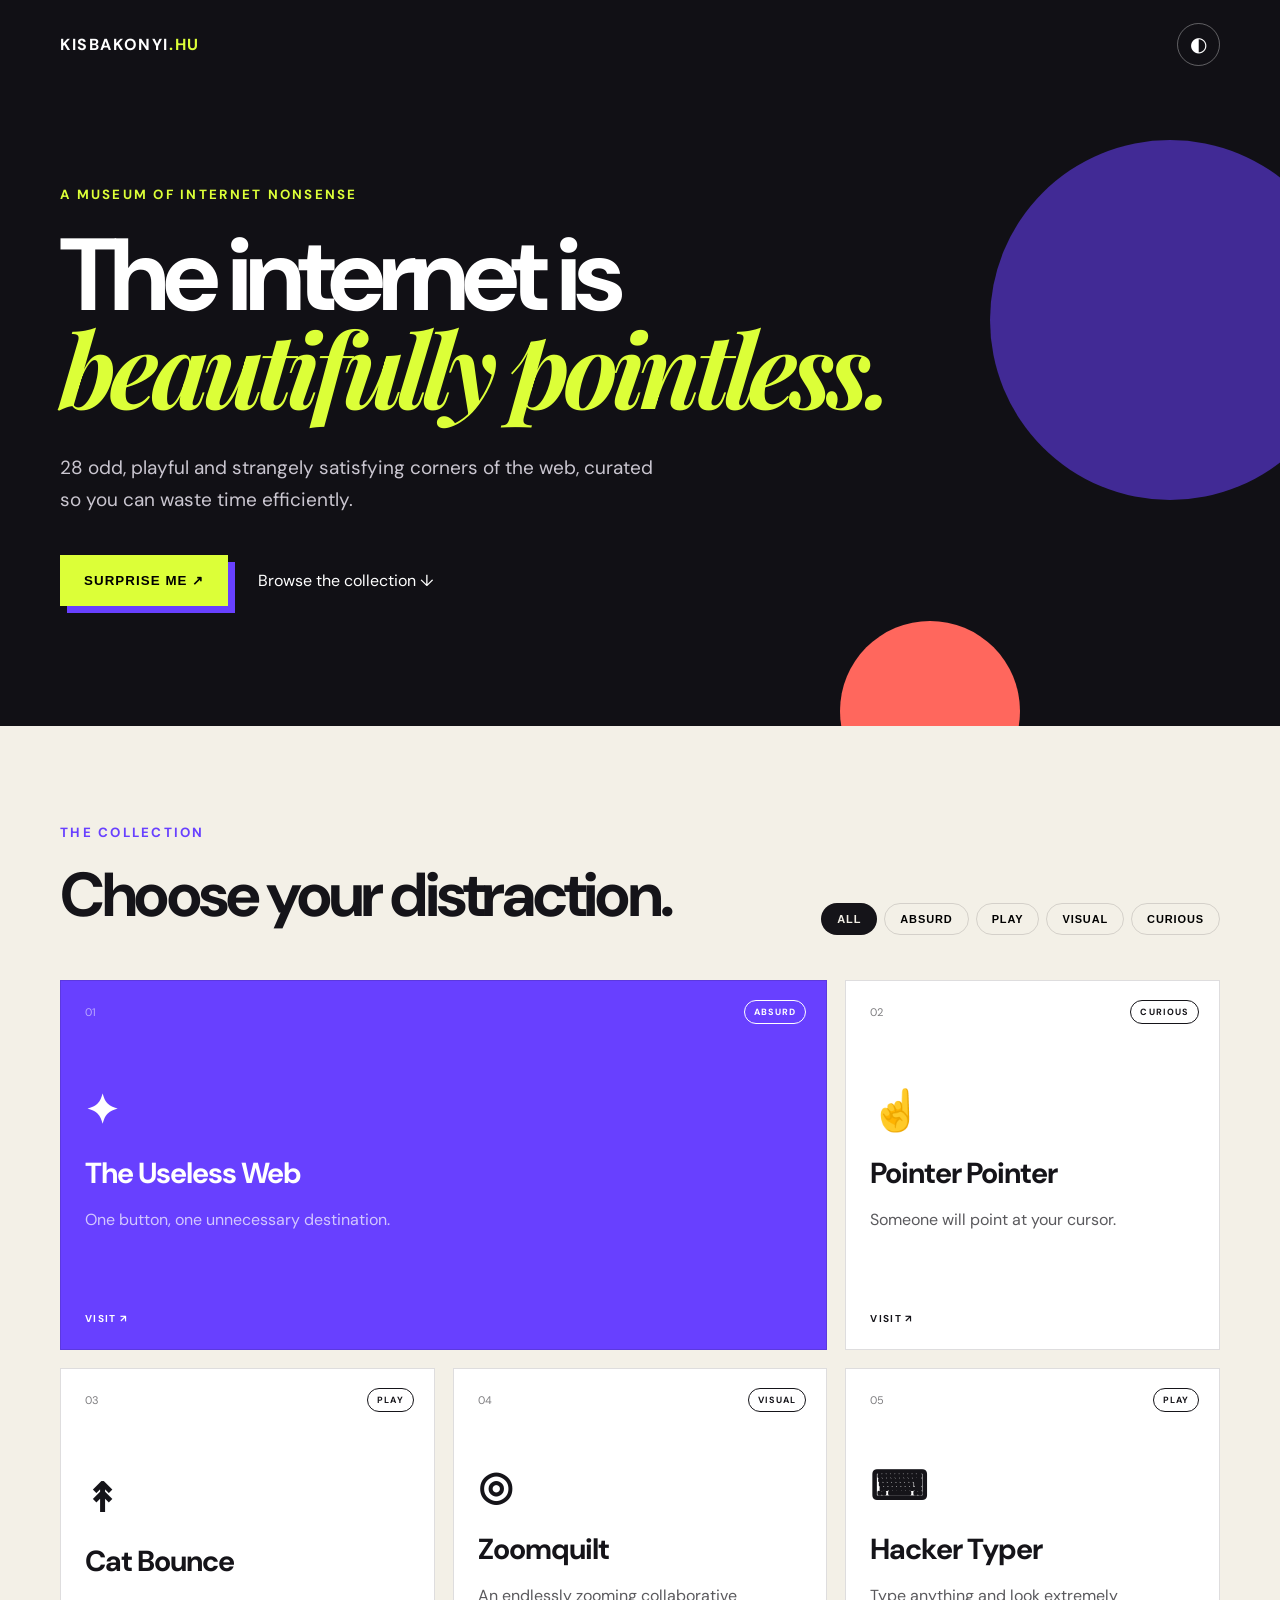
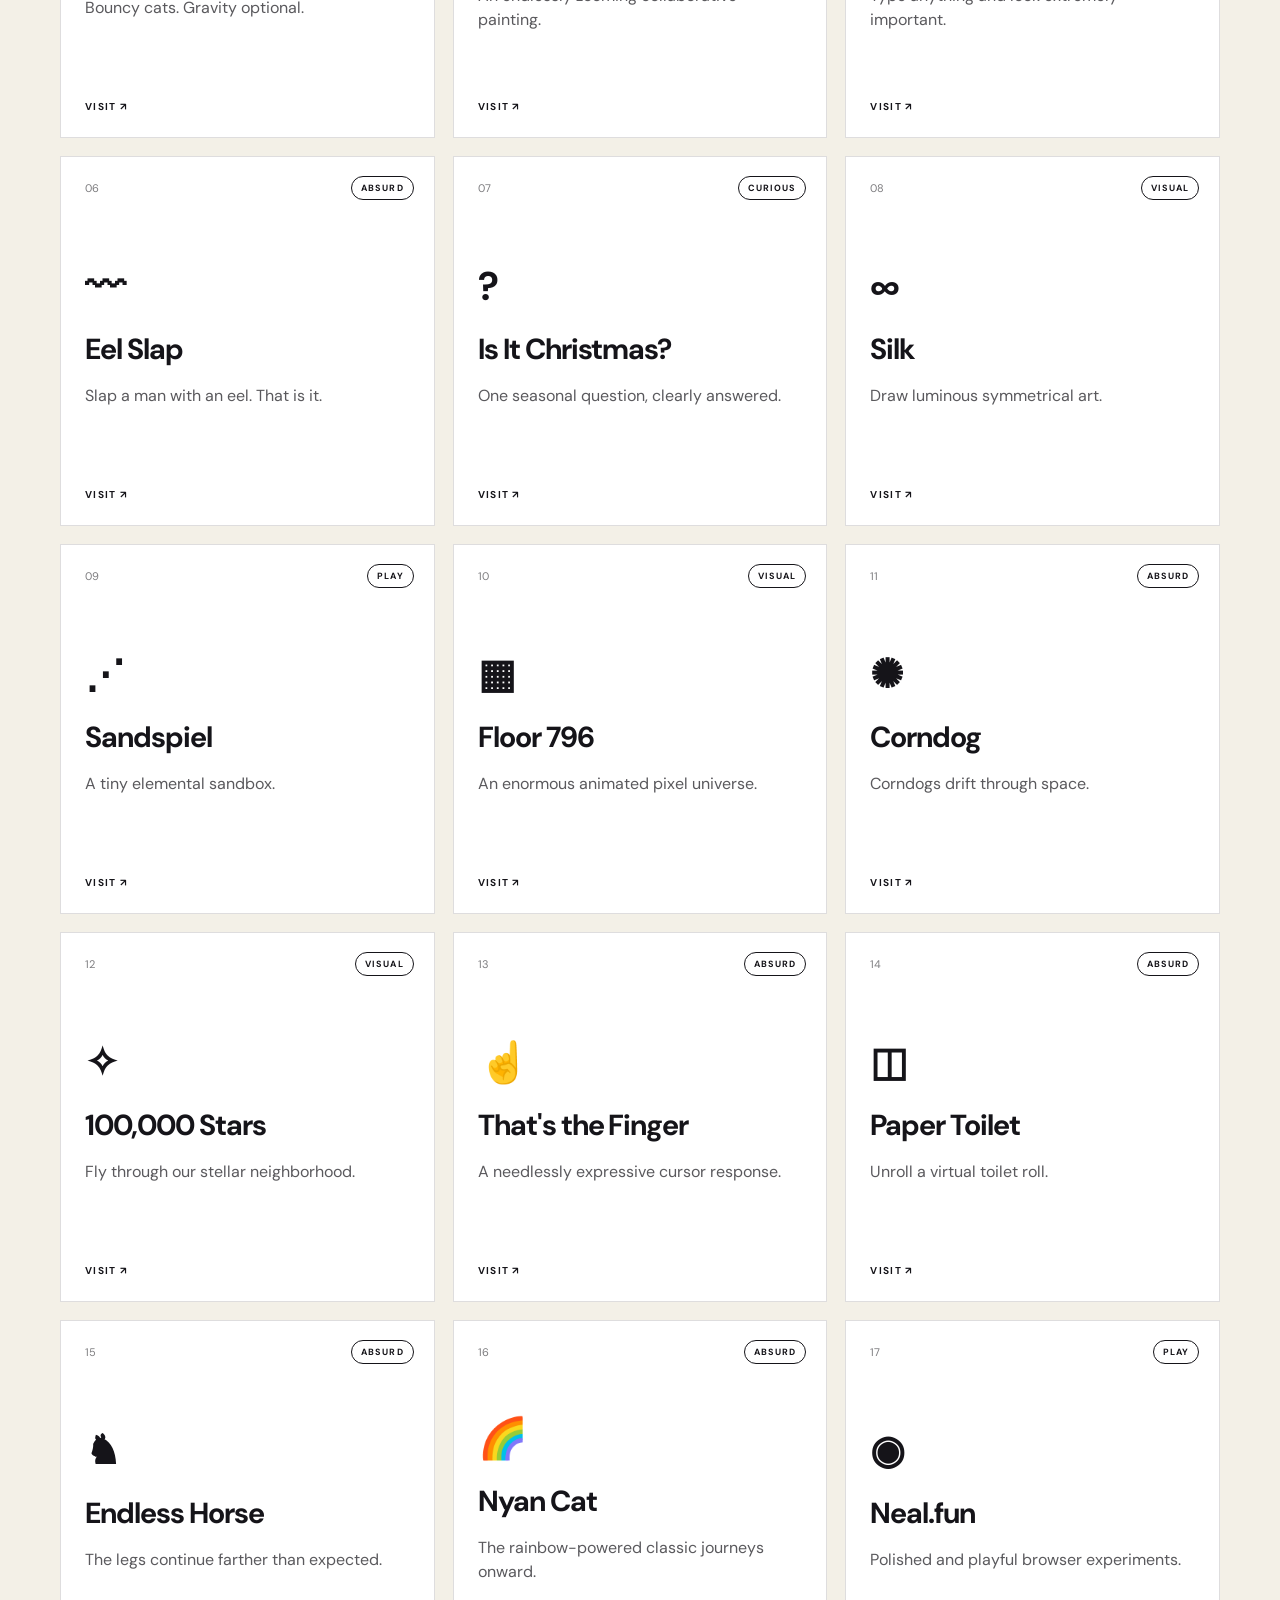
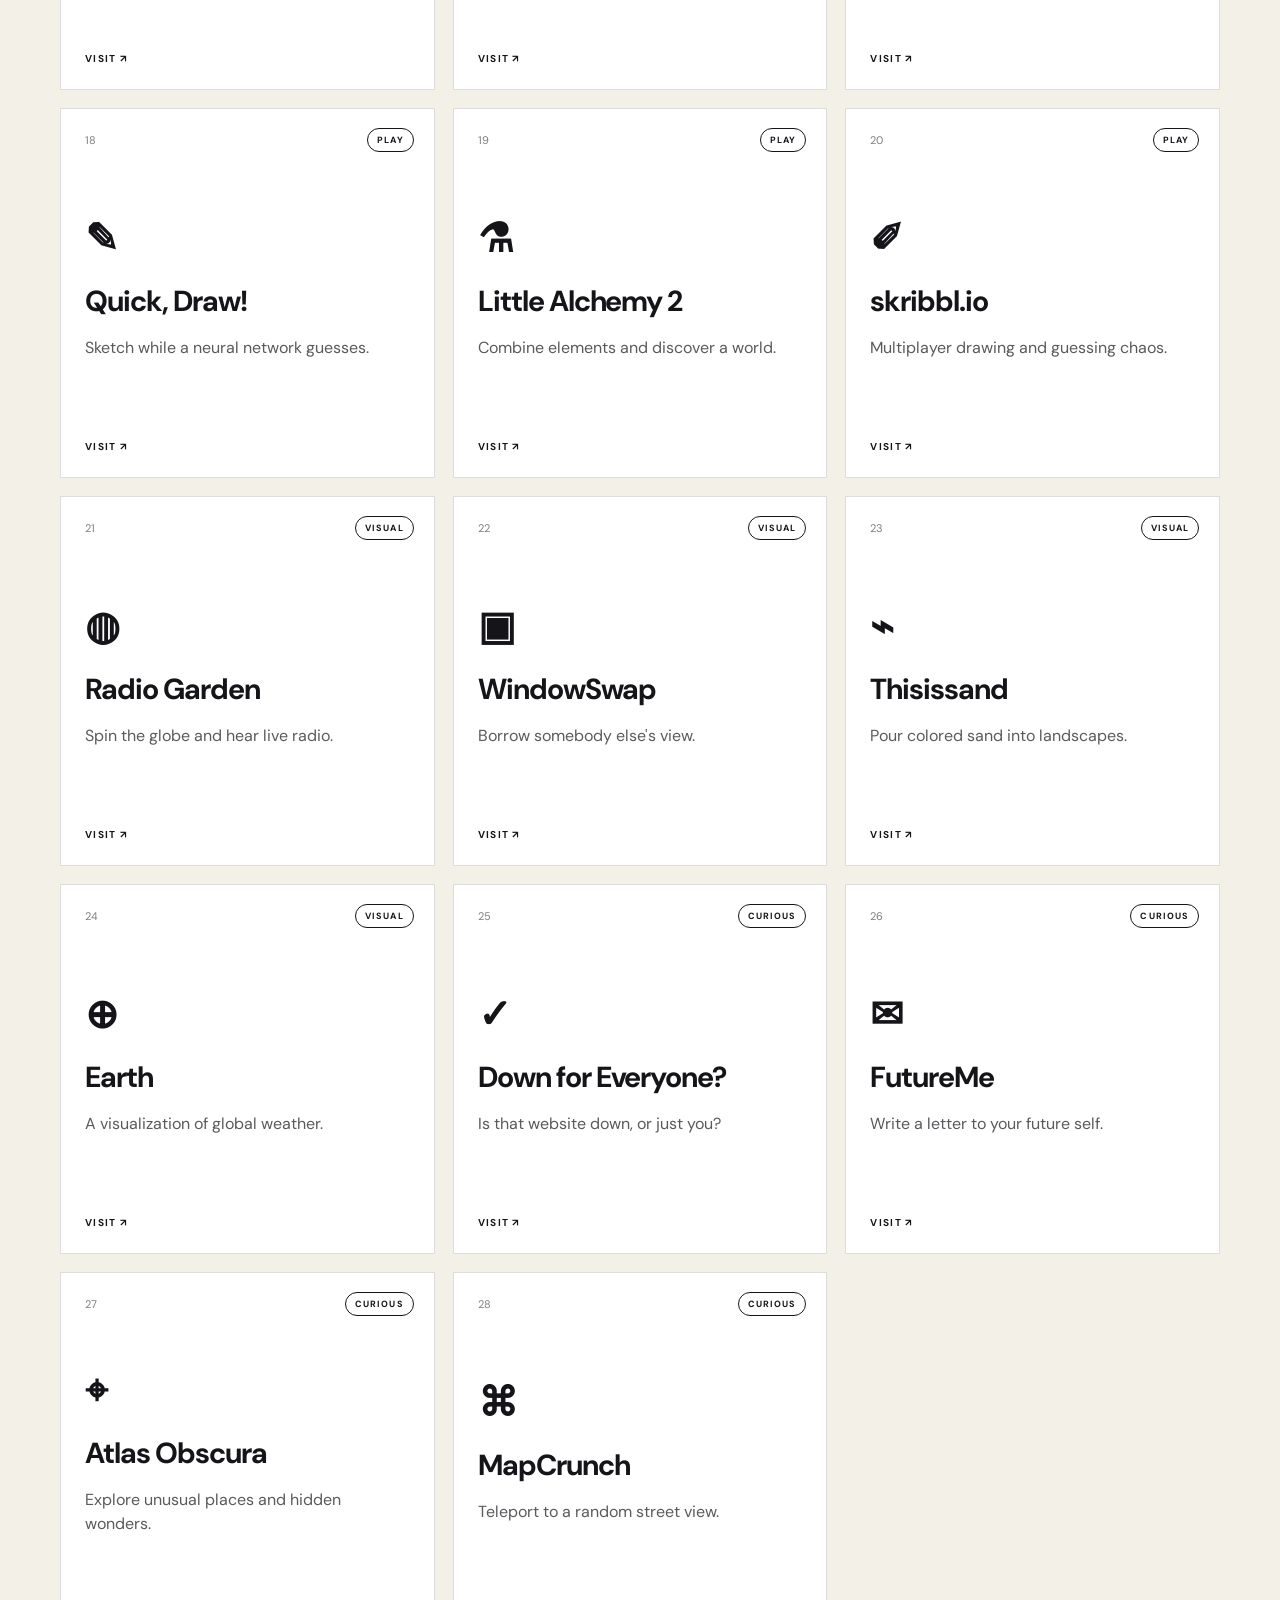
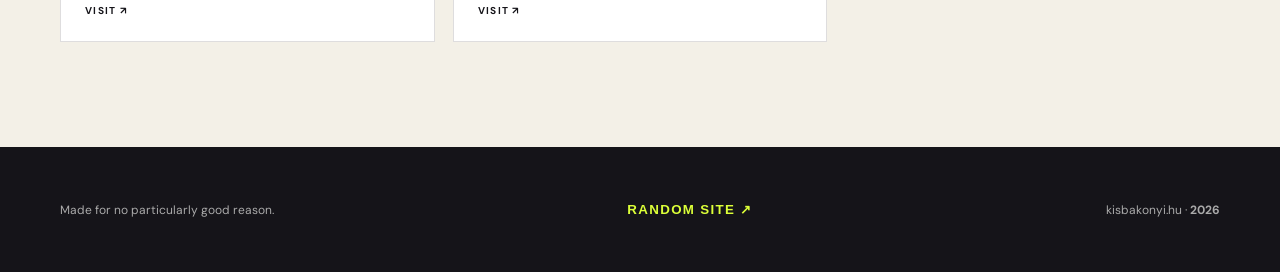
<file: index.html>
<!doctype html><html lang="en"><head><meta charset="utf-8"><meta name="viewport" content="width=device-width,initial-scale=1"><meta name="description" content="A curated museum of internet nonsense."><title>Internet Nonsense · kisbakonyi.hu</title><link rel="stylesheet" href="style.css"><script src="script.js" defer></script></head><body><header><nav class="wrap"><a class="brand" href="#top">KISBAKONYI<span>.HU</span></a><button id="theme" aria-label="Toggle theme">◐</button></nav><div class="hero wrap" id="top"><small>A MUSEUM OF INTERNET NONSENSE</small><h1>The internet is<br><em>beautifully pointless.</em></h1><p>28 odd, playful and strangely satisfying corners of the web, curated so you can waste time efficiently.</p><div class="actions"><button class="primary random">Surprise me ↗</button><a href="#collection">Browse the collection ↓</a></div></div><i class="orb one"></i><i class="orb two"></i></header><main class="wrap" id="collection"><section class="toolbar"><div><small>THE COLLECTION</small><h2>Choose your distraction.</h2></div><div class="filters"><button class="filter active" data-filter="all">All</button><button class="filter" data-filter="absurd">Absurd</button><button class="filter" data-filter="play">Play</button><button class="filter" data-filter="visual">Visual</button><button class="filter" data-filter="curious">Curious</button></div></section><section class="grid"><a class="card featured" data-category="absurd" href="https://theuselessweb.com/" target="_blank" rel="noopener noreferrer"><span class="num">01</span><span class="tag">absurd</span><div><b class="icon">✦</b><h3>The Useless Web</h3><p>One button, one unnecessary destination.</p></div><span class="visit">VISIT ↗</span></a>
<a class="card" data-category="curious" href="https://pointerpointer.com/" target="_blank" rel="noopener noreferrer"><span class="num">02</span><span class="tag">curious</span><div><b class="icon">☝</b><h3>Pointer Pointer</h3><p>Someone will point at your cursor.</p></div><span class="visit">VISIT ↗</span></a>
<a class="card" data-category="play" href="https://cat-bounce.com/" target="_blank" rel="noopener noreferrer"><span class="num">03</span><span class="tag">play</span><div><b class="icon">↟</b><h3>Cat Bounce</h3><p>Bouncy cats. Gravity optional.</p></div><span class="visit">VISIT ↗</span></a>
<a class="card" data-category="visual" href="https://zoomquilt.org/" target="_blank" rel="noopener noreferrer"><span class="num">04</span><span class="tag">visual</span><div><b class="icon">◎</b><h3>Zoomquilt</h3><p>An endlessly zooming collaborative painting.</p></div><span class="visit">VISIT ↗</span></a>
<a class="card" data-category="play" href="https://hackertyper.net/" target="_blank" rel="noopener noreferrer"><span class="num">05</span><span class="tag">play</span><div><b class="icon">⌨</b><h3>Hacker Typer</h3><p>Type anything and look extremely important.</p></div><span class="visit">VISIT ↗</span></a>
<a class="card" data-category="absurd" href="https://eelslap.com/" target="_blank" rel="noopener noreferrer"><span class="num">06</span><span class="tag">absurd</span><div><b class="icon">〰</b><h3>Eel Slap</h3><p>Slap a man with an eel. That is it.</p></div><span class="visit">VISIT ↗</span></a>
<a class="card" data-category="curious" href="https://isitchristmas.com/" target="_blank" rel="noopener noreferrer"><span class="num">07</span><span class="tag">curious</span><div><b class="icon">?</b><h3>Is It Christmas?</h3><p>One seasonal question, clearly answered.</p></div><span class="visit">VISIT ↗</span></a>
<a class="card" data-category="visual" href="https://weavesilk.com/" target="_blank" rel="noopener noreferrer"><span class="num">08</span><span class="tag">visual</span><div><b class="icon">∞</b><h3>Silk</h3><p>Draw luminous symmetrical art.</p></div><span class="visit">VISIT ↗</span></a>
<a class="card" data-category="play" href="https://sandspiel.club/" target="_blank" rel="noopener noreferrer"><span class="num">09</span><span class="tag">play</span><div><b class="icon">⋰</b><h3>Sandspiel</h3><p>A tiny elemental sandbox.</p></div><span class="visit">VISIT ↗</span></a>
<a class="card" data-category="visual" href="https://floor796.com/" target="_blank" rel="noopener noreferrer"><span class="num">10</span><span class="tag">visual</span><div><b class="icon">▦</b><h3>Floor 796</h3><p>An enormous animated pixel universe.</p></div><span class="visit">VISIT ↗</span></a>
<a class="card" data-category="absurd" href="https://corndog.io/" target="_blank" rel="noopener noreferrer"><span class="num">11</span><span class="tag">absurd</span><div><b class="icon">✺</b><h3>Corndog</h3><p>Corndogs drift through space.</p></div><span class="visit">VISIT ↗</span></a>
<a class="card" data-category="visual" href="https://stars.chromeexperiments.com/" target="_blank" rel="noopener noreferrer"><span class="num">12</span><span class="tag">visual</span><div><b class="icon">✧</b><h3>100,000 Stars</h3><p>Fly through our stellar neighborhood.</p></div><span class="visit">VISIT ↗</span></a>
<a class="card" data-category="absurd" href="https://thatsthefinger.com/" target="_blank" rel="noopener noreferrer"><span class="num">13</span><span class="tag">absurd</span><div><b class="icon">☝</b><h3>That's the Finger</h3><p>A needlessly expressive cursor response.</p></div><span class="visit">VISIT ↗</span></a>
<a class="card" data-category="absurd" href="https://papertoilet.com/" target="_blank" rel="noopener noreferrer"><span class="num">14</span><span class="tag">absurd</span><div><b class="icon">◫</b><h3>Paper Toilet</h3><p>Unroll a virtual toilet roll.</p></div><span class="visit">VISIT ↗</span></a>
<a class="card" data-category="absurd" href="https://endless.horse/" target="_blank" rel="noopener noreferrer"><span class="num">15</span><span class="tag">absurd</span><div><b class="icon">♞</b><h3>Endless Horse</h3><p>The legs continue farther than expected.</p></div><span class="visit">VISIT ↗</span></a>
<a class="card" data-category="absurd" href="https://nyan.cat/" target="_blank" rel="noopener noreferrer"><span class="num">16</span><span class="tag">absurd</span><div><b class="icon">🌈</b><h3>Nyan Cat</h3><p>The rainbow-powered classic journeys onward.</p></div><span class="visit">VISIT ↗</span></a>
<a class="card" data-category="play" href="https://neal.fun/" target="_blank" rel="noopener noreferrer"><span class="num">17</span><span class="tag">play</span><div><b class="icon">◉</b><h3>Neal.fun</h3><p>Polished and playful browser experiments.</p></div><span class="visit">VISIT ↗</span></a>
<a class="card" data-category="play" href="https://quickdraw.withgoogle.com/" target="_blank" rel="noopener noreferrer"><span class="num">18</span><span class="tag">play</span><div><b class="icon">✎</b><h3>Quick, Draw!</h3><p>Sketch while a neural network guesses.</p></div><span class="visit">VISIT ↗</span></a>
<a class="card" data-category="play" href="https://littlealchemy2.com/" target="_blank" rel="noopener noreferrer"><span class="num">19</span><span class="tag">play</span><div><b class="icon">⚗</b><h3>Little Alchemy 2</h3><p>Combine elements and discover a world.</p></div><span class="visit">VISIT ↗</span></a>
<a class="card" data-category="play" href="https://skribbl.io/" target="_blank" rel="noopener noreferrer"><span class="num">20</span><span class="tag">play</span><div><b class="icon">✐</b><h3>skribbl.io</h3><p>Multiplayer drawing and guessing chaos.</p></div><span class="visit">VISIT ↗</span></a>
<a class="card" data-category="visual" href="https://radio.garden/" target="_blank" rel="noopener noreferrer"><span class="num">21</span><span class="tag">visual</span><div><b class="icon">◍</b><h3>Radio Garden</h3><p>Spin the globe and hear live radio.</p></div><span class="visit">VISIT ↗</span></a>
<a class="card" data-category="visual" href="https://www.window-swap.com/" target="_blank" rel="noopener noreferrer"><span class="num">22</span><span class="tag">visual</span><div><b class="icon">▣</b><h3>WindowSwap</h3><p>Borrow somebody else's view.</p></div><span class="visit">VISIT ↗</span></a>
<a class="card" data-category="visual" href="https://thisissand.com/" target="_blank" rel="noopener noreferrer"><span class="num">23</span><span class="tag">visual</span><div><b class="icon">⌁</b><h3>Thisissand</h3><p>Pour colored sand into landscapes.</p></div><span class="visit">VISIT ↗</span></a>
<a class="card" data-category="visual" href="https://earth.nullschool.net/" target="_blank" rel="noopener noreferrer"><span class="num">24</span><span class="tag">visual</span><div><b class="icon">⊕</b><h3>Earth</h3><p>A visualization of global weather.</p></div><span class="visit">VISIT ↗</span></a>
<a class="card" data-category="curious" href="https://downforeveryoneorjustme.com/" target="_blank" rel="noopener noreferrer"><span class="num">25</span><span class="tag">curious</span><div><b class="icon">✓</b><h3>Down for Everyone?</h3><p>Is that website down, or just you?</p></div><span class="visit">VISIT ↗</span></a>
<a class="card" data-category="curious" href="https://www.futureme.org/" target="_blank" rel="noopener noreferrer"><span class="num">26</span><span class="tag">curious</span><div><b class="icon">✉</b><h3>FutureMe</h3><p>Write a letter to your future self.</p></div><span class="visit">VISIT ↗</span></a>
<a class="card" data-category="curious" href="https://www.atlasobscura.com/" target="_blank" rel="noopener noreferrer"><span class="num">27</span><span class="tag">curious</span><div><b class="icon">⌖</b><h3>Atlas Obscura</h3><p>Explore unusual places and hidden wonders.</p></div><span class="visit">VISIT ↗</span></a>
<a class="card" data-category="curious" href="https://www.mapcrunch.com/" target="_blank" rel="noopener noreferrer"><span class="num">28</span><span class="tag">curious</span><div><b class="icon">⌘</b><h3>MapCrunch</h3><p>Teleport to a random street view.</p></div><span class="visit">VISIT ↗</span></a></section></main><footer><div class="wrap"><span>Made for no particularly good reason.</span><button class="random">RANDOM SITE ↗</button><span>kisbakonyi.hu · <b id="year"></b></span></div></footer></body></html>
</file>
<file: style.css>
@import url('https://fonts.googleapis.com/css2?family=DM+Sans:wght@400;600;700&family=Playfair+Display:ital,wght@1,700&display=swap');:root{--ink:#151419;--paper:#f3f0e7;--card:#fff;--acid:#dcff38;--violet:#6840ff;--line:#15141924}*{box-sizing:border-box}html{scroll-behavior:smooth}body{margin:0;background:var(--paper);color:var(--ink);font-family:'DM Sans',sans-serif}.wrap{width:min(1160px,calc(100% - 36px));margin:auto}header{min-height:720px;background:#111015;color:#fff;position:relative;overflow:hidden}nav{height:88px;display:flex;align-items:center;justify-content:space-between;position:relative;z-index:2}.brand{color:#fff;text-decoration:none;font-weight:700;letter-spacing:.1em}.brand span,small{color:var(--acid)}nav button{width:43px;height:43px;border:1px solid #ffffff55;border-radius:50%;background:none;color:#fff;font-size:20px;cursor:pointer}.hero{padding:95px 0 120px;position:relative;z-index:2}.hero small,.toolbar small{font-weight:700;letter-spacing:.17em}.hero h1{font-size:clamp(54px,8vw,105px);letter-spacing:-.06em;line-height:.9;margin:25px 0 32px}.hero em{font-family:'Playfair Display',serif;color:var(--acid)}.hero>p{max-width:600px;color:#cac6d0;font-size:19px;line-height:1.65}.actions{display:flex;align-items:center;gap:30px;margin-top:40px}.actions a{color:#fff;text-decoration:none}.primary{border:0;background:var(--acid);padding:18px 24px;text-transform:uppercase;font-weight:700;letter-spacing:.08em;box-shadow:7px 7px var(--violet);cursor:pointer}.primary:hover{transform:translate(4px,4px);box-shadow:3px 3px var(--violet)}.orb{position:absolute;border-radius:50%}.one{width:360px;height:360px;background:var(--violet);right:-70px;top:140px;opacity:.55}.two{width:180px;height:180px;background:#ff675d;right:260px;bottom:-75px}.toolbar{display:flex;justify-content:space-between;align-items:end;gap:25px;padding:95px 0 45px}.toolbar small{color:var(--violet)}h2{font-size:clamp(38px,5vw,62px);letter-spacing:-.045em;margin:12px 0 0}.filters{display:flex;gap:7px;flex-wrap:wrap}.filter{border:1px solid var(--line);background:none;border-radius:30px;padding:9px 15px;text-transform:uppercase;font-size:11px;font-weight:700;letter-spacing:.08em;cursor:pointer}.filter.active,.filter:hover{background:var(--ink);color:var(--paper)}.grid{display:grid;grid-template-columns:repeat(3,1fr);gap:18px;padding-bottom:105px}.card{min-height:370px;padding:24px;background:var(--card);border:1px solid var(--line);color:var(--ink);text-decoration:none;display:flex;flex-direction:column;justify-content:space-between;position:relative;transition:.2s}.card:hover{transform:translateY(-7px) rotate(-.4deg);box-shadow:9px 11px var(--ink)}.featured{grid-column:span 2;background:var(--violet);color:#fff}.num{font-size:11px;opacity:.55}.tag{position:absolute;right:20px;top:19px;border:1px solid;border-radius:20px;padding:5px 9px;font-size:9px;font-weight:700;letter-spacing:.12em;text-transform:uppercase}.icon{display:block;font-size:40px;margin-bottom:18px}.card h3{font-size:29px;margin:0 0 10px;letter-spacing:-.035em}.card p{opacity:.7;line-height:1.5}.visit{font-size:10px;font-weight:700;letter-spacing:.13em}.card[hidden]{display:none}.dark{--paper:#17161b;--ink:#f5f1ea;--card:#242228;--line:#ffffff26}.dark header{background:#08080a}.dark .featured{background:var(--violet)}footer{background:var(--ink);color:#aaa}footer div{min-height:125px;display:flex;align-items:center;justify-content:space-between;gap:20px;font-size:12px}footer button{border:0;background:none;color:var(--acid);font-weight:700;letter-spacing:.1em;cursor:pointer}@media(max-width:820px){.toolbar{align-items:flex-start;flex-direction:column}.grid{grid-template-columns:repeat(2,1fr)}.featured{grid-column:span 2}}@media(max-width:540px){header{min-height:650px}.hero{padding-top:60px}.actions{align-items:flex-start;flex-direction:column}.grid{grid-template-columns:1fr}.card,.featured{grid-column:auto;min-height:320px}footer div{padding:30px 0;flex-direction:column;text-align:center}}
</file>
